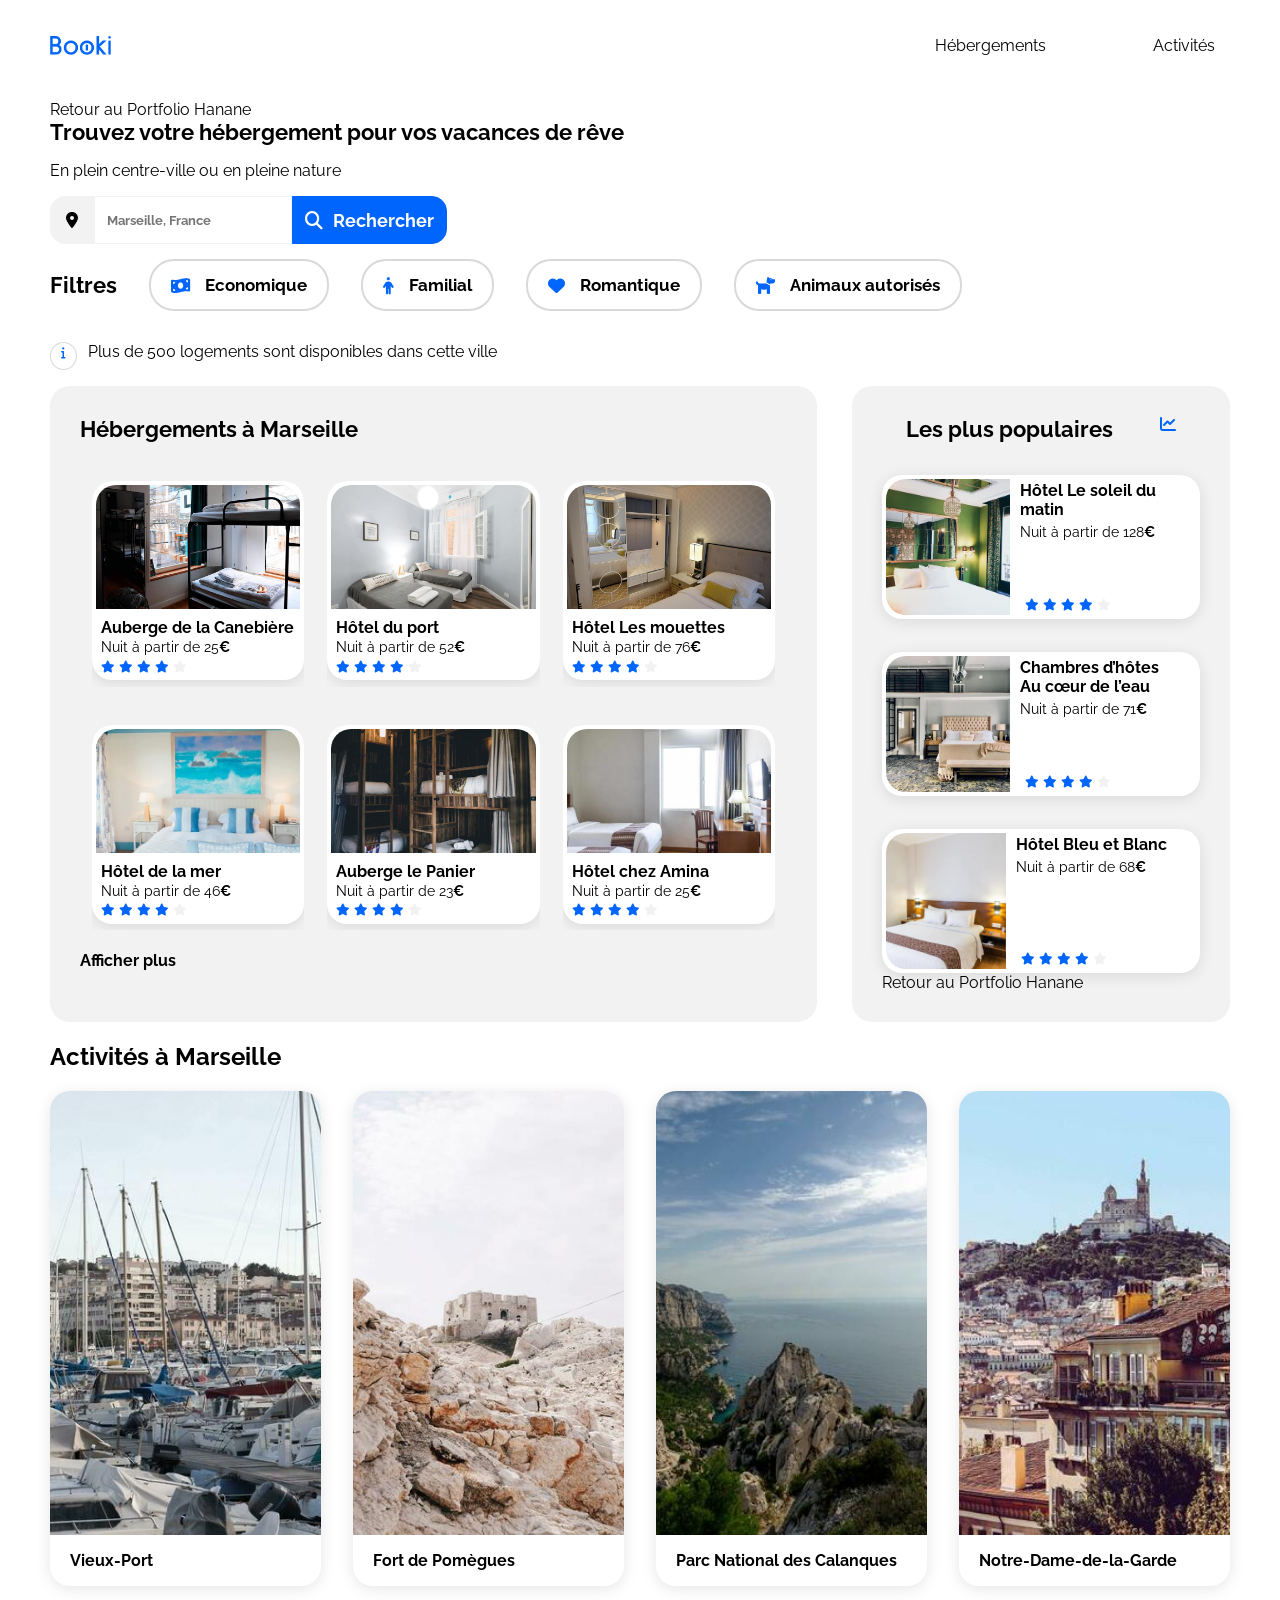
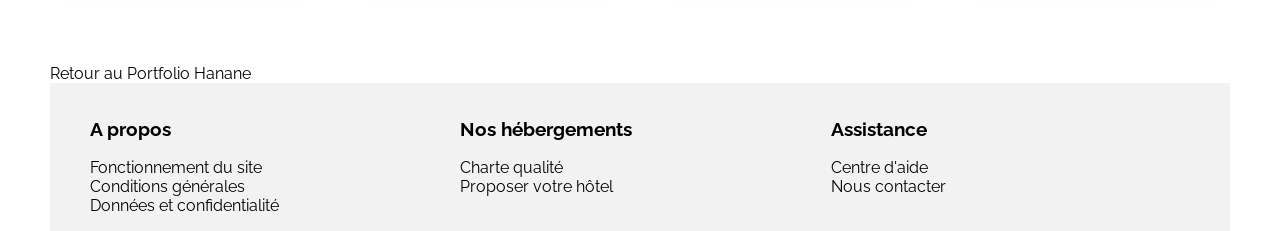
<file: index-booki.html>
<!DOCTYPE html>
<html lang="fr">

<head>
    <meta charset="UTF-8">
    <meta name="viewport" content="width=device-width, initial-scale=1.0">
    <title>Booki</title>
    <meta name="description" content="Projet d'intégration HTML/CSS créé dans le cadre de ma formation Testeur Logiciel d'OpenClassroom. Contactez-moi pour plus d'informations sur mon parcours.">
    <link rel="preconnect" href="https://fonts.googleapis.com">
    <link rel="preconnect" href="https://fonts.gstatic.com" crossorigin>
    <link href="https://fonts.googleapis.com/css2?family=Raleway:wght@400;500;700&display=swap" rel="stylesheet">
    <link rel="stylesheet" href="https://cdnjs.cloudflare.com/ajax/libs/font-awesome/6.2.1/css/all.min.css"
        integrity="sha512-MV7K8+y+gLIBoVD59lQIYicR65iaqukzvf/nwasF0nqhPay5w/9lJmVM2hMDcnK1OnMGCdVK+iQrJ7lzPJQd1w=="
        crossorigin="anonymous" referrerpolicy="no-referrer">
    <link rel="stylesheet" href="/style_booki.css">
</head>

<body>
    <div class="main-container">
        <header>
            <img src="images/images_booki/logo/Booki.png" alt="Logo_Booki">
            <nav>
                <ul>
                    <li><a href="#Hébergements">Hébergements</a></li>
                    <li><a href="#Activités">Activités</a></li>
                </ul>
            </nav>
        </header>
        <main>
            <div>
                <br/>
                <a href="/index.html">Retour au Portfolio Hanane</a>
                <br/>
            </div>
            <section>
                
                <h1 class="section-title">Trouvez votre hébergement pour vos vacances de rêve</h1>
                <p>En plein centre-ville ou en pleine nature</p>
                <form>
                    <label for="site-search"><i class="fa-solid fa-location-dot"></i></label>
                    <input type="search" name="search" id="site-search" placeholder="Marseille, France">
                    <button><i class="fa-solid fa-magnifying-glass"></i><span>Rechercher</span></button>
                </form>
                <div class="filtres">
                    <h2 class="section-title">Filtres</h2>
                    <a href="#"><i class="fa-solid fa-money-bill-wave"></i><span>Economique</span></a>
                    <a href="#"><i class="fa-solid fa-person"></i><span>Familial</span></a>
                    <a href="#"><i class="fa-solid fa-heart"></i><span>Romantique</span></a>
                    <a href="#"><i class="fa-solid fa-dog"></i><span>Animaux autorisés</span></a>
                </div>
                <p><i class="fa-solid fa-info infobar"></i>Plus de 500 logements sont disponibles <span class="retrait">dans cette ville</span></p>
            </section>
            <div class="hebergements-and-populaires">
                <section class="hebergements">
                    <h2 id="Hébergements" class="section-title">Hébergements à Marseille</h2>
                    <a href="#" class="hebergements-cards">
                        <article class="card">
                            <img src="images/images_booki/hebergements/marcus-loke.jpg" alt="Auberge de la Canebiere">
                            <div class="card-content">
                                <h3 class="card-title">Auberge de la Canebière</h3>
                                <p class="card-subtitle">Nuit à partir de 25 <span class="euro">€</span></p>
                                <div class="card-rating">
                                    <i class="fa-xs fa-solid fa-star" aria-hidden="true"></i>
                                    <i class="fa-xs fa-solid fa-star" aria-hidden="true"></i>
                                    <i class="fa-xs fa-solid fa-star" aria-hidden="true"></i>
                                    <i class="fa-xs fa-solid fa-star" aria-hidden="true"></i>
                                    <i class="fa-xs fa-solid fa-star neutral-star" aria-hidden="true"></i>
                                </div>
                            </div>

                        </article>
                    </a>
                    <a href="#" class="hebergements-cards">
                        <article class="card">
                            <img src="images/images_booki/hebergements/fred-kleber.jpg" alt="hotel du port">
                            <div class="card-content">
                                <h3 class="card-title">Hôtel du port</h3>
                                <p class="card-subtitle">Nuit à partir de 52 <span class="euro">€</span></p>
                                <div class="card-rating">
                                    <i class="fa-xs fa-solid fa-star" aria-hidden="true"></i>
                                    <i class="fa-xs fa-solid fa-star" aria-hidden="true"></i>
                                    <i class="fa-xs fa-solid fa-star" aria-hidden="true"></i>
                                    <i class="fa-xs fa-solid fa-star" aria-hidden="true"></i>
                                    <i class="fa-xs fa-solid fa-star neutral-star" aria-hidden="true"></i>
                                </div>
                            </div>
                        </article>
                    </a>
                    <a href="#" class="hebergements-cards">
                        <article class="card">
                            <img src="images/images_booki/hebergements/reisetopia.jpg" alt="hotel les mouettes">
                            <div class="card-content">
                                <h3 class="card-title">Hôtel Les mouettes</h3>
                                <p class="card-subtitle">Nuit à partir de 76 <span class="euro">€</span></p>
                                <div class="card-rating">
                                    <i class="fa-xs fa-solid fa-star" aria-hidden="true"></i>
                                    <i class="fa-xs fa-solid fa-star" aria-hidden="true"></i>
                                    <i class="fa-xs fa-solid fa-star" aria-hidden="true"></i>
                                    <i class="fa-xs fa-solid fa-star" aria-hidden="true"></i>
                                    <i class="fa-xs fa-solid fa-star neutral-star" aria-hidden="true"></i>
                                </div>

                            </div>
                        </article>
                    </a>
                    <a href="#" class="hebergements-cards">
                        <article class="card">
                            <img src="images/images_booki/hebergements/annie-spratt.jpg" alt="hotel de la mer">
                            <div class="card-content">
                                <h3 class="card-title">Hôtel de la mer</h3>
                                <p class="card-subtitle">Nuit à partir de 46 <span class="euro">€</span></p>
                                <div class="card-rating">
                                    <i class="fa-xs fa-solid fa-star" aria-hidden="true"></i>
                                    <i class="fa-xs fa-solid fa-star" aria-hidden="true"></i>
                                    <i class="fa-xs fa-solid fa-star" aria-hidden="true"></i>
                                    <i class="fa-xs fa-solid fa-star" aria-hidden="true"></i>
                                    <i class="fa-xs fa-solid fa-star neutral-star" aria-hidden="true"></i>
                                </div>
                            </div>
                        </article>
                    </a>
                    <a href="#" class="hebergements-cards">
                        <article class="card">
                            <img src="images/images_booki/hebergements/nicate-lee.jpg" alt="Auberge le Panier">
                            <div class="card-content">
                                <div class="card-txt">
                                    <h3 class="card-title">Auberge le Panier</h3>
                                    <p class="card-subtitle">Nuit à partir de 23 <span class="euro">€</span></p>
                                </div>
                                <div class="card-rating">
                                    <i class="fa-xs fa-solid fa-star" aria-hidden="true"></i>
                                    <i class="fa-xs fa-solid fa-star" aria-hidden="true"></i>
                                    <i class="fa-xs fa-solid fa-star" aria-hidden="true"></i>
                                    <i class="fa-xs fa-solid fa-star" aria-hidden="true"></i>
                                    <i class="fa-xs fa-solid fa-star neutral-star" aria-hidden="true"></i>
                                </div>

                            </div>
                        </article>
                    </a>
                    <a href="#" class="hebergements-cards">
                        <article class="card">
                            <img src="images/images_booki/hebergements/febrian-zakaria.jpg" alt="hotel chez Amina">
                            <div class="card-content">
                                <h3 class="card-title">Hôtel chez Amina</h3>
                                <p class="card-subtitle">Nuit à partir de 25 <span class="euro">€</span></p>
                                <div class="card-rating">
                                    <i class="fa-xs fa-solid fa-star" aria-hidden="true"></i>
                                    <i class="fa-xs fa-solid fa-star" aria-hidden="true"></i>
                                    <i class="fa-xs fa-solid fa-star" aria-hidden="true"></i>
                                    <i class="fa-xs fa-solid fa-star" aria-hidden="true"></i>
                                    <i class="fa-xs fa-solid fa-star neutral-star" aria-hidden="true"></i>
                                </div>
                            </div>
                        </article>
                    </a>
                    <h3>Afficher plus</h3>
                </section>
                <section class="populaires">
                    <div class="populaires-title">
                        <h2 class="section-title">Les plus populaires</h2>
                        <i class="fa-solid fa-chart-line" aria-hidden="true"></i>
                    </div>
                    <a href="#" class="populaires-cards">
                        <article class="card">
                            <img src="./images/images_booki/hebergements/emile-guillemot.jpg"
                                alt="Image de la chambre d'hôtel montrant un lit des lustres et un miroir">
                            <div class="card-content">
                                <h3 class="card-title">Hôtel Le soleil du matin</h3>
                                <p class="card-subtitle">Nuit à partir de 128<span class="euro">€</span></p>
                                <div class="card-rating">
                                    <i class="fa-xs fa-solid fa-star" aria-hidden="true"></i>
                                    <i class="fa-xs fa-solid fa-star" aria-hidden="true"></i>
                                    <i class="fa-xs fa-solid fa-star" aria-hidden="true"></i>
                                    <i class="fa-xs fa-solid fa-star" aria-hidden="true"></i>
                                    <i class="fa-xs fa-solid fa-star neutral-star" aria-hidden="true"></i>
                                    <span class="sr-only">Note de 4 sur 5</span>
                                </div>
                            </div>
                        </article>
                    </a>
                    <a href="#" class="populaires-cards">
                        <article class="card">
                            <img src="./images/images_booki/hebergements/aw-creative.jpg"
                                alt="Image de la chambre d'hôtel montrant un lit et une tete de lit">
                            <div class="card-content">
                                <h3 class="card-title">Chambres d’hôtes Au cœur de l’eau</h3>
                                <p class="card-subtitle">Nuit à partir de 71<span class="euro">€</span></p>
                                <div class="card-rating">
                                    <i class="fa-xs fa-solid fa-star" aria-hidden="true"></i>
                                    <i class="fa-xs fa-solid fa-star" aria-hidden="true"></i>
                                    <i class="fa-xs fa-solid fa-star" aria-hidden="true"></i>
                                    <i class="fa-xs fa-solid fa-star" aria-hidden="true"></i>
                                    <i class="fa-xs fa-solid fa-star neutral-star" aria-hidden="true"></i>
                                    <span class="sr-only">Note de 4 sur 5</span>
                                </div>
                            </div>
                        </article>
                    </a>
                    <a href="#" class="populaires-cards">
                        <article class="card">
                            <img src="./images/images_booki/hebergements/febrian-zakaria2.jpg"
                                alt="Image de la chambre d'hôtel montrant un lit et des tables de chevet">
                            <div class="card-content">
                                <h3 class="card-title">Hôtel Bleu et Blanc</h3>
                                <p class="card-subtitle">Nuit à partir de 68<span class="euro">€</span></p>
                                <div class="card-rating">
                                    <i class="fa-xs fa-solid fa-star" aria-hidden="true"></i>
                                    <i class="fa-xs fa-solid fa-star" aria-hidden="true"></i>
                                    <i class="fa-xs fa-solid fa-star" aria-hidden="true"></i>
                                    <i class="fa-xs fa-solid fa-star" aria-hidden="true"></i>
                                    <i class="fa-xs fa-solid fa-star neutral-star" aria-hidden="true"></i>
                                    <span class="sr-only">Note de 4 sur 5</span>
                                </div>
                            </div>
                        </article>
                    </a>
                    <div>
                        <a href="/index.html">Retour au Portfolio Hanane</a>
                    </div>
                </section>
            </div>
            <section class="activites">
                <h2 id="Activités">Activités à Marseille</h2>
                <a href="#">
                    <article class="activites-card">
                        <img src="images/images_booki/activites/reno-laithienne.jpg" alt="Vieux port Marseille mats bateaux">
                        <h3 class="card-title">Vieux-Port</h3>
                    </article>
                </a>
                <a href="#">
                    <article class="activites-card">
                        <img src="images/images_booki/activites/paul-hermann.jpg"
                            alt="promenade paysage lunaire marseille fort de pomègues">
                        <h3 class="card-title">Fort de Pomègues</h3>
                    </article>
                </a>
                <a href="#">
                    <article class="activites-card">
                        <img src="images/images_booki/activites/kilyan-sockalingum.jpg"
                            alt="Pac national calanques rochers mer mediterranee">
                        <h3 class="card-title">Parc National des Calanques</h3>
                    </article>
                </a>
                <a href="#">
                    <article class="activites-card">
                        <img src="images/images_booki/activites/florian-wehde.jpg"
                            alt="quartier de notre-dame-de-la-garde marseille eglise et maison panorama">
                        <h3 class="card-title card-retrait">Notre-Dame-de-la-Garde</h3>
                    </article>
                </a>
            </section>
            <div>
                <br/>
                <a href="/index.html">Retour au Portfolio Hanane</a>
                <br/>
            </div>
        </main>
        <footer>
            <nav>
                <ul>
                    <li><a href="#">
                            <h3>A propos</h3>
                        </a></li>
                    <li><a href="#">Fonctionnement du site</a></li>
                    <li><a href="#">Conditions générales</a></li>
                    <li><a href="#">Données et confidentialité</a></li>
                </ul>
                <ul>
                    <li><a href="#">
                            <h3>Nos hébergements</h3>
                        </a></li>
                    <li><a href="#">Charte qualité</a></li>
                    <li><a href="#">Proposer votre hôtel</a></li>
                </ul>
                <ul>
                    <li><a href="#">
                            <h3>Assistance</h3>
                        </a></li>
                    <li><a href="#">Centre d'aide</a></li>
                    <li><a href="#">Nous contacter</a></li>
                </ul>
            </nav>
        </footer>
    </div>
</body>

</html>
</file>
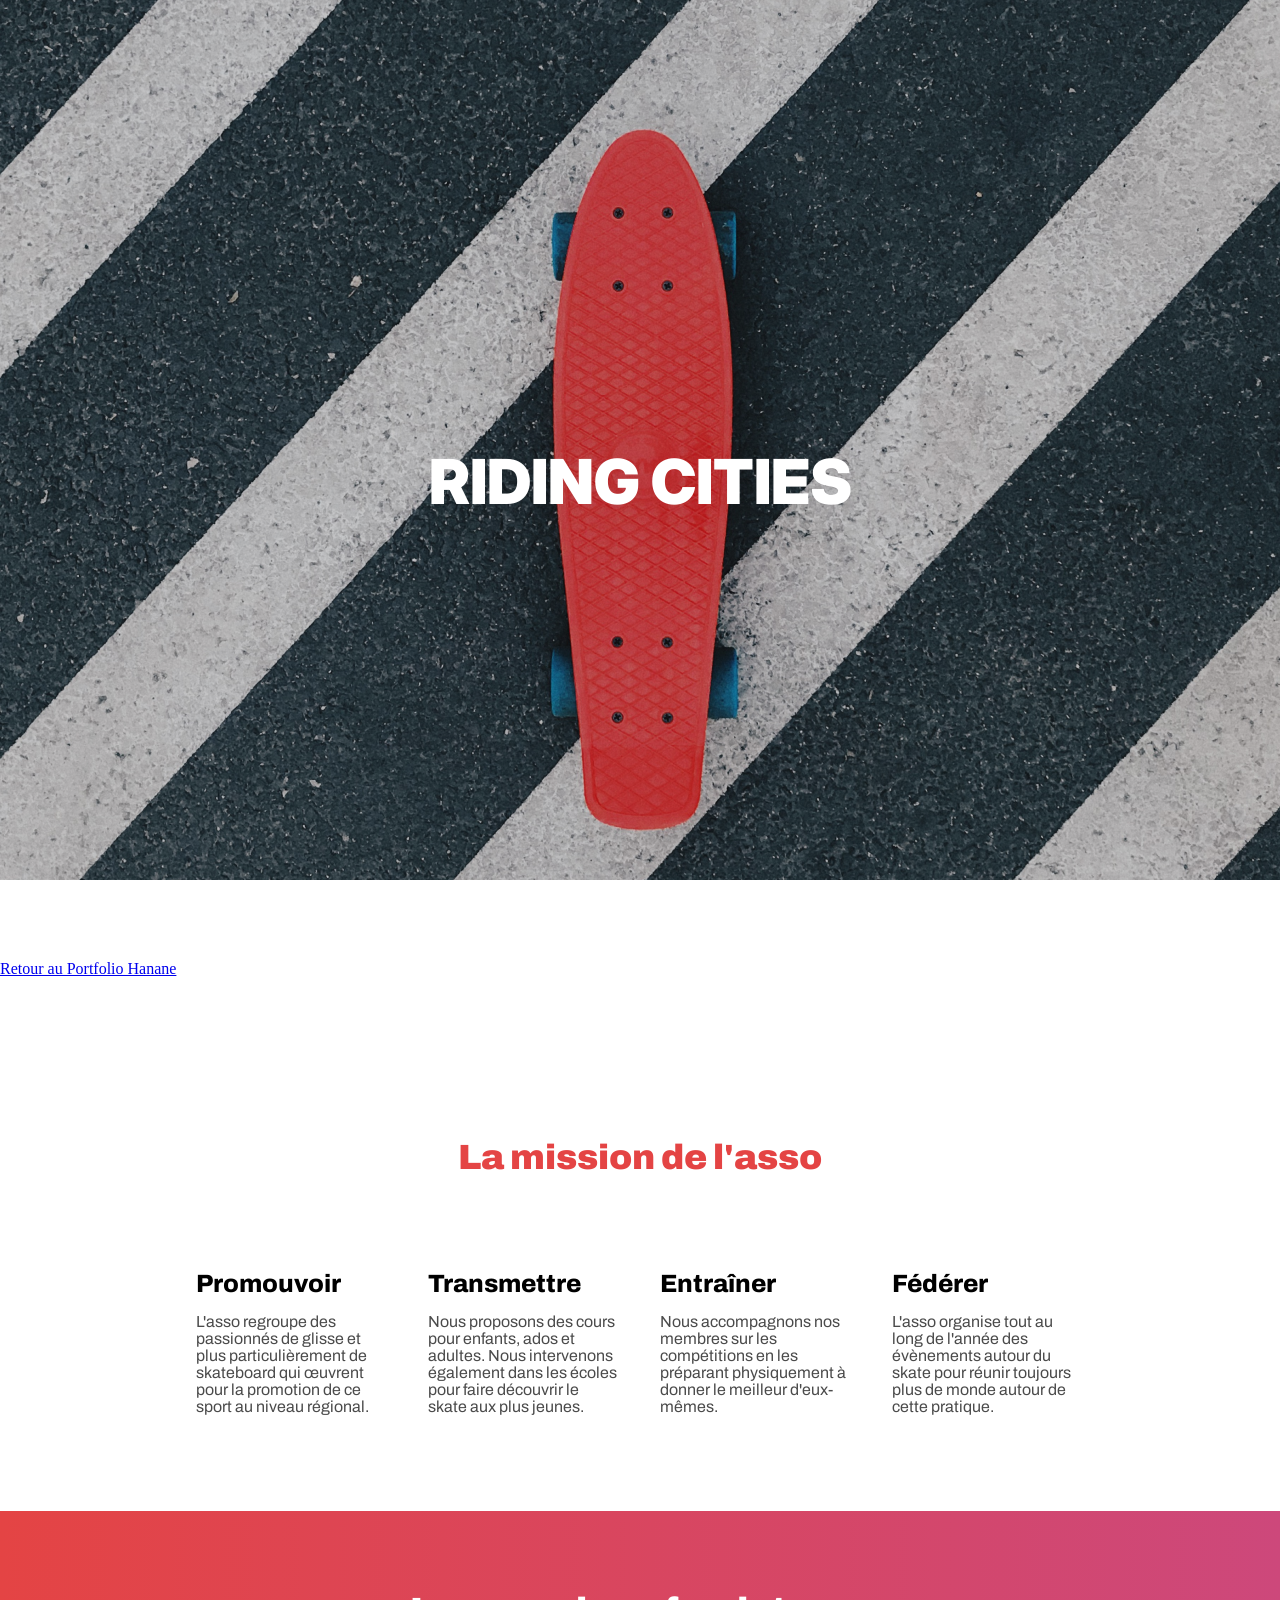
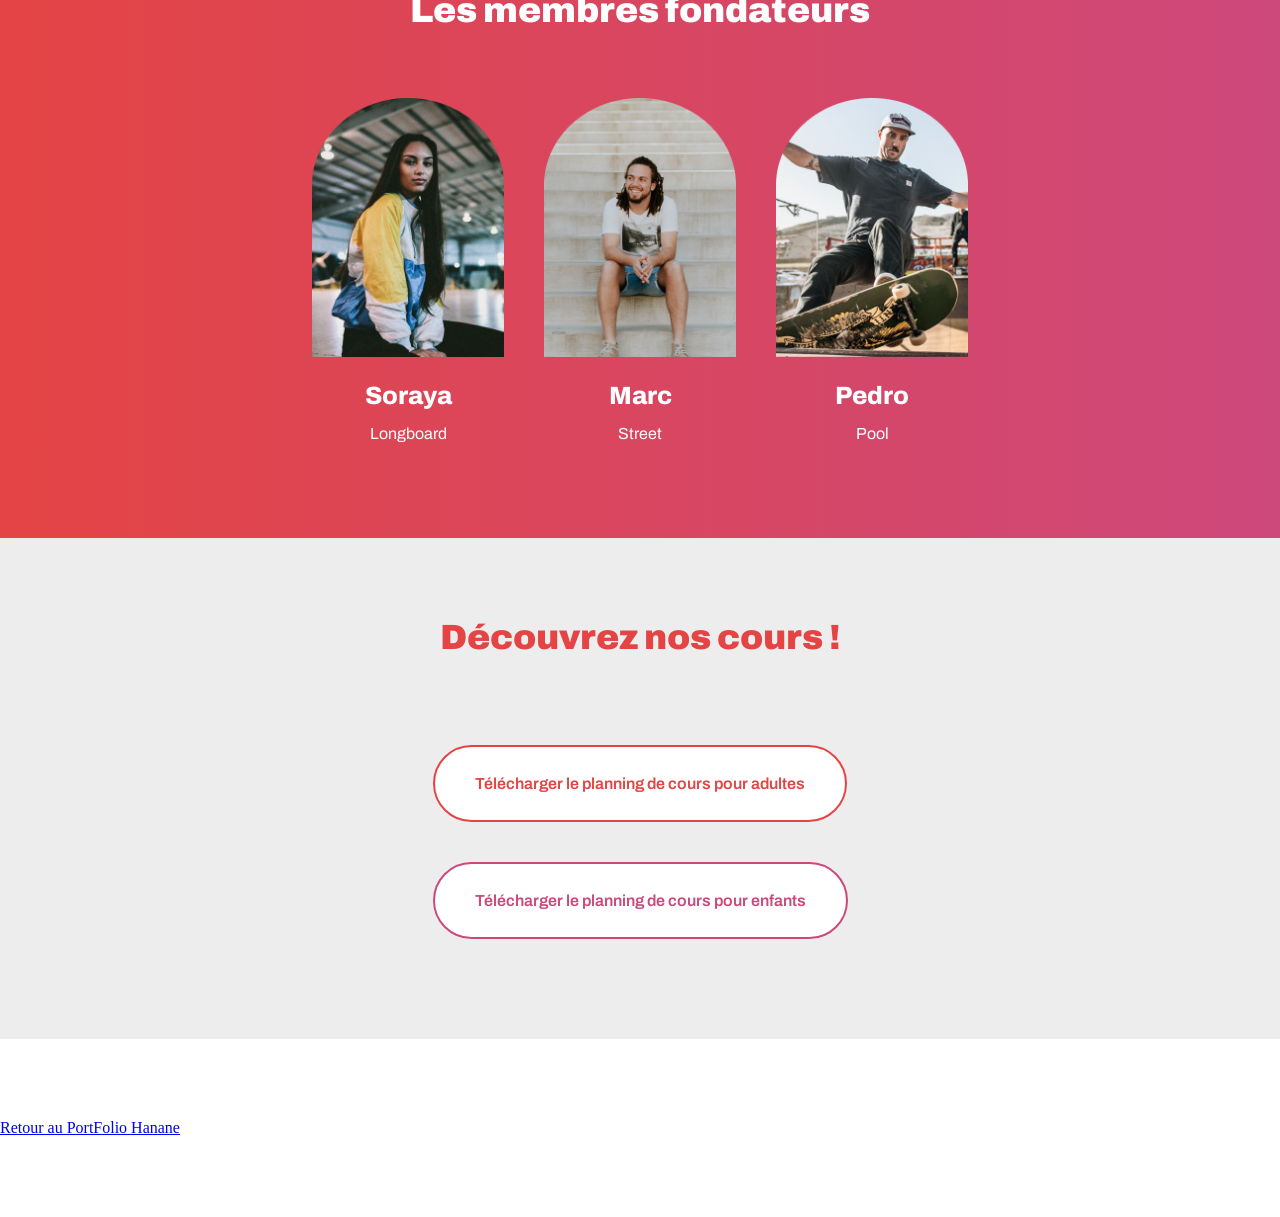
<file: projet-riding-cities.html>
<!DOCTYPE html>
<html lang="fr">
  <head>
    <meta charset="utf-8" />
    <meta name="viewport" content="width=device-width, initial-scale=1" />
    <link
      rel="stylesheet"
      type="text/css"
      href="style-projet-riding-cities.css"
    />
    <link rel="preconnect" href="https://fonts.googleapis.com" />
    <link rel="preconnect" href="https://fonts.gstatic.com" crossorigin />
    <link
      href="https://fonts.googleapis.com/css2?family=Archivo:wght@400;500;600;800;900&family=Inter:wght@900&display=swap"
      rel="stylesheet"
    />
    <title>Riding Cities</title>
    <meta name="description" content="Premier projet d'initégration HTMLK/CSS réalisé dans le cadre de ma formation Testeur Logiciel d'OpenClassroom. Découvrez le livrable en ligne.">
  </head>

  <body>
    <!-- J'ai remplacé l'élément div du container par element pour permettre de baisser le ratio texte/code dans le fichier -->
    <element class="container">
      <header>
        <img
          src="images/riding-cities-images/header.png"
          alt="skateboard-sur-un-sol-goudronné"
        />
        <h1 class="headerTextContent">RIDING CITIES</h1>
      </header>
      <main>
        <section>
            <a href="/index.html">Retour au Portfolio Hanane</a>
        </section>
        <section>
          <h2>La mission de l'asso</h2>
          <element class="directionRow">
            <article>
              <h3>Promouvoir</h3>
              <p>
                L'asso regroupe des passionnés de glisse et plus
                particulièrement de skateboard qui œuvrent pour la promotion de
                ce sport au niveau régional.
              </p>
            </article>
            <article>
              <h3>Transmettre</h3>
              <p>
                Nous proposons des cours pour enfants, ados et adultes. Nous
                intervenons également dans les écoles pour faire découvrir le
                skate aux plus jeunes.
              </p>
            </article>
            <article>
              <h3>Entraîner</h3>
              <p>
                Nous accompagnons nos membres sur les compétitions en les
                préparant physiquement à donner le meilleur d'eux-mêmes.
              </p>
            </article>
            <article>
              <h3>Fédérer</h3>
              <p>
                L'asso organise tout au long de l'année des évènements autour du
                skate pour réunir toujours plus de monde autour de cette
                pratique.
              </p>
            </article>
          </element>
        </section>
        <section
          class="sectionLinearGradientBackground whiteContentSection textCenter"
        >
          <h2>Les membres fondateurs</h2>
          <element class="directionRow">
            <article>
              <!--les attributs alternatifs ici ne comportent pas d'espace pour la lisibilité par les bots des moteurs de recherches, les mots-clés sont séparés par des tirets-->
              <img
                src="images/riding-cities-images/soraya.png"
                alt="soraya-longboard-riding-cities"
              />
              <h3>Soraya</h3>
              <p>Longboard</p>
            </article>
            <article>
              <img
                src="images/riding-cities-images/marc.png"
                alt="marc-street-skateboard-riding-cities"
              />
              <h3>Marc</h3>
              <p>Street</p>
            </article>
            <article>
              <img
                src="images/riding-cities-images/pedro.png"
                alt="pedro-pool-skateboard-riding-cities"
              />
              <h3>Pedro</h3>
              <p>Pool</p>
            </article>
          </element>
        </section>
        <section class="sectionLightGreyBackground">
          <h2>Découvrez nos cours !</h2>
          <element class="directionColumn">
            <a
              class="button buttonHighlight buttonMainColor buttonRounded"
              rel="noopener"
              target="_blank"
              href="images/riding-cities-images/planning-adultes.pdf"
              >Télécharger le planning de cours pour adultes</a
            >
            <a
              class="button buttonHighlight buttonRounded buttonSecondColor"
              rel="noopener"
              target="_blank"
              href="images/riding-cities-images/planning-enfants.pdf"
              >Télécharger le planning de cours pour enfants</a
            >
          </element>
        </section>
        <section>
          <a href="/index.html">Retour au PortFolio Hanane</a>
        </section>
      </main>
    </element>
  </body>
</html>
</file>
<file: style_booki.css>
/****** General ***********/
* {
    font-family: 'Raleway', sans-serif;
}

:root {
    --main-color: #0065FC;
    --main-bg-color: #F2F2F2;
    --filter-bg-color: #DEEBFF;
}

body {
    display: flex;
    justify-content: center;
    margin: 0;
}

.main-container {
    width: 100%;
    max-width: 1440px;
    padding: 0 50px;
    box-sizing: border-box;
}

header {
    background-color: white;
    background-size: cover;
    display: flex;
    flex-flow: row wrap;
    justify-content: space-between;
    margin-top: 20px;
    margin-bottom: 10px;
}

header img {
    display: flex;
    width: 61px;
    justify-content: center;
    align-self: center;
    flex-shrink: 0;
}

header nav ul {
    display: flex;
    justify-content: flex-end;
    align-items: flex-start;
    list-style-type: none;
    text-decoration: none;
    gap: 33%;
    color: black;
    flex-shrink: 0;
}

header a {
    padding-left: 15px;
    padding-right: 15px;
}

header a:hover {
    color: #0065FC;
    border-top: 2px solid #0065FC;
    padding-top: 34px;
}

.infobar {
    border: 1px solid #D9D9D9;
    border-radius: 50%;
    text-align: center;
    padding: 4px 10px 10px 10px;
    margin-right: 11px;
    margin-top: 15px;
    color: var(--main-color);
    font-size: 12px;
}

form {
    display: flex;
    flex-direction: row;
    justify-items: flex-start;
    gap: 0;
}

label i {
    color: black;
    border: 1px solid #F2F2F2;
    padding: 15px;
    border-top-left-radius: 15px;
    border-bottom-left-radius: 15px;
    margin-bottom: 15px;
    background-color: #F2F2F2;
    align-items: center;
}

input {
    border: 1px solid #F2F2F2;
    font-weight: 700;
    padding: 12px;
    margin-bottom: 15px;
    color: black;
}

button {
    color: white;
    border: 1px solid #0065FC;
    background-color: #0065FC;
    padding: 12px;
    border-top-right-radius: 15px;
    border-bottom-right-radius: 15px;
    font-weight: 700;
    font-size: 18px;
    text-align: center;
    margin-bottom: 15px;
}

button i {
    color: white;
    margin-right: 10px;
}

a {
    color: inherit;
    text-decoration: none;
}

.section-title {
    margin: 0;
    font-size: 22px;
}

section p {
    width: 100%;
}
p span.retrait {
    margin-left:0;
    text-align: left;
}
.filtres {
    display: inline-flex;
    flex-flow: row wrap;
    justify-content: space-between;
    align-items: center;
    gap: 32px;
}

.filtres a {
    display: flex;
    padding: 4px 20px;
    align-items: center;
    justify-content: center;
    border-radius: 25px;
    border: 2px solid #d9d9d9;
    color: black;
    font-size: 17px;
    font-style: normal;
    font-weight: 700;
    height: 40px;
    text-align: center;
}

.filtres a:hover {
    background-color: #DEEBFF;
}

.filtres i {
    margin-right: 15px;
    color: var(--main-color);
}

.card {
    background-color: white;
    border-radius: 20px;
    padding: 4px 4px;
    box-sizing: border-box;
}

.card img {
    width: 100%;
}

.card-title,
.card-subtitle {
    display: flex;
    font-size: 16px;
    width: 100%;
}

.euro {
    font-weight: 700;
}

.neutral-star {
    color: #F2F2F2;
}

footer {
    display: flex;
    flex-wrap: wrap;
    flex-direction: row;
    background-color: #F2F2F2;
    width: 100%;
    justify-content: flex-start;
}

footer nav {
    display: flex;
    text-decoration: none;
    list-style-type: none;
    width:100%;
}

footer ul {
    text-decoration: none;
    list-style-type: none;
    display: flex;
    flex-direction: column;
    width: 28%;
}
footer li {
    width: 100%;
}
footer h3.li {
    width: 100%;
}

/****** Hebergements And Populaires ***********/
.hebergements-and-populaires {
    display: flex;
    justify-content: space-between;

}

.hebergements-and-populaires .fa-solid {
    color: var(--main-color);
}

.hebergements-and-populaires section {
    background-color: var(--main-bg-color);
    border-radius: 20px;
    padding: 30px;
    box-sizing: border-box;
}

.hebergements-and-populaires .neutral-star {
    color: #F2F2F2;
}

/****** Hebergements ***********/
.hebergements {
    width: 65%;
    display: flex;
    flex-direction: row;
    flex-wrap: wrap;
    justify-content: space-around;
}

.hebergements h2 {
    width: 100%;
}

.hebergements a {
    width: 30%;
    margin-top: 33px;
}

.hebergements-cards {
    overflow: hidden;
    box-sizing: border-box;
    border-top-left-radius: 20px;
    border-top-right-radius: 20px;
    margin-bottom: 5px;
}

.hebergements-cards .card {
    box-shadow: 0px 3px 15px 0px rgba(0, 0, 0, 0.10);
    height: 199px;
}

.hebergements-cards img {
    border-top-left-radius: 20px;
    border-top-right-radius: 20px;
    object-fit: cover;
    width: 100%;
    height: 124px;
    padding-bottom: 5px;
}

.henergements-cards .card-content {
    height: 70px;
    gap: 1em;
    width: 100%;
    box-sizing: border-box;
}

.hebergements-cards .card-title,
.card-subtitle,
.card-rating {
    width: 100%;
    margin-left: 5px;
    margin-top: 0;
    margin-bottom: 0;
    padding-bottom: 2px;
}

.hebergements h3 {
    width: 100%;
    font-size: 16px;
    font-weight: 700;
    color: #000000;
}

.hebergements-cards p.card-subtitle {
    font-size: 14px;
    margin-left: 5px;
}

.neutral-star {
    color: #F2F2F2;
}

/****** Populaires ***********/
.populaires {
    width: 32%;
}

.populaires-title {
    display: flex;
    justify-content: space-around;
    align-items: flex-start;
    width: 100%;
}

.populaires-cards .card {
    display: flex;
    flex-direction: row;
    margin-top: 33px;
    box-shadow: 0px 3px 15px 0px rgba(0, 0, 0, 0.10);
    flex-shrink: 0;
    width: 100%;
    justify-content: space-around;
    height: 144px;
}

.populaires-cards img {
    display: flex;
    flex-direction: row;
    width: 40%;
    border-top-left-radius: 20px;
    border-bottom-left-radius: 20px;
    object-fit: cover;
    padding-right: 10px;
}

.populaires-cards .card-content {
    width: 60%;
    box-sizing: border-box;
    position: relative;
    height: 144px;
}

.populaires-cards h3.card-title {
    margin-bottom: 5px;
    width: 85%;
    box-sizing: border-box;
    margin-left: 0;
    padding-bottom: 0;
    margin-top: 2px;
}

.populaires-cards p.card-subtitle {
    font-size: 14px;
    font-weight: normal;
    width: 100%;
    margin-left: 0;
    padding-bottom: 0;
    margin-top: 2px;
}

.populaires-cards .card-rating {
    margin-bottom: 2px;
    position: absolute;
    bottom: 5px;
}

.activites {
    display: flex;
    flex-direction: row;
    flex-wrap: wrap;
    justify-content: space-between;
    background-color: white;
    width: 100%;
    margin-bottom: 5%;
}

.activites a {
    width: 23%;
}

.activites img {
    display: flex;
    border-top-left-radius: 20px;
    border-top-right-radius: 20px;
    width: 100%;
    height: 444px;
    flex-shrink: 0;
    object-fit: cover;
}

.activites-card {
    display: flex;
    flex-direction: column;
    justify-content: flex-start;
    border-radius: 20px;
    box-shadow: 0px 3px 15px 0px rgba(0, 0, 0, 0.10);
    box-sizing: border-box;
}

.activites h2 {
    width: 100%;
}

.activites-card .card-title {
    margin-left: 20px;
}


/* Le code ci-dessous correspond à la version responsive uniquement */

/****** Media queries ***********/
/* Medium devices (tablets, less/equal than 1024px) */
@media (max-width: 1024px) {
    .main-container {
        width: 100%;
        max-width: 1024px;
        margin-left: 72px;
        margin-right: 72px;
        box-sizing: border-box;
        padding: 0px;
    }

    header {
        margin-top: 48px;
    }

    header a:hover {
        color: inherit;
        border-bottom: none;
        border-top: none;
    }

    .filtres {
        width: 100%;
        justify-content: flex-start;
        gap: 1em;
        flex-wrap: wrap;
    }

    .hebergements-and-populaires {
        flex-direction: column;
    }

    button i.fa-solid {
        display: none;
    }

    button span {
        display: block;
    }
    p span.retrait {
        margin-left:0;
        text-align: left;
   }
    .hebergements {
        width: 100%;
    }

    .hebergements a {
        height: 199px;
    }

    .hebergements img {
        height: 124px;
    }

    .hebergements-cards .card {
        box-sizing: border-box;
        overflow: hidden;
    }

    .hebergements .card-content {
        margin-left: 1em;
    }

    .hebergements-cards .card-title,
    .card-subtitle,
    .card-rating {
        margin-right: auto;
        margin-top: auto;
        margin-bottom: auto;
        margin-left: 0;
    }

    .hebergements-cards p.card-subtitle {
        margin-left: 0;
    }

    .populaires {
        width: 100%;
        margin-top: 50px;

        display: flex;
        flex-direction: row;
        flex-wrap: wrap;
        justify-content: space-around;
        align-items: center;
        flex-shrink: 0;
    }

    .populaire-title {
        display: flex;
        flex-direction: row;
        align-items: flex-start;
        width: 100%;
        justify-content: space-between;
        gap: 70%;
    }

    .populaire-title .section-title {
        width: 100%;
        justify-content: flex-start;
    }

    .populaires-title h2.section-title {
        width: 92%;
        justify-content: flex-start;
    }

    .populaires-cards {
        display: flex;
        flex-direction: row;
        flex-wrap: wrap;
        width: 32%;
        height: 144px;
        box-sizing: border-box;
        margin-top: 20px;
        padding-top: 0;
        margin-bottom: 20px;
    }

    .populaires-cards .card {
        max-height: 144px;
        margin-top: 10px;
    }

    .populaires-cards .card-title {
        font-size: 14px;
        margin: 0;
    }
    .populaires-cards h3.card-title{
        width: 75%;
    }
    .populaires-cards .card-subtitle {
        font-size: 13px;
        margin-left: 0;
        width: 100%;
        display: block;
    }

    .populaires-cards .card-content {
        height: 138px;
        padding-left: 2px;
        width: 60%;
    }

    .populaires-cards .card-rating {
        margin-bottom: 0px;
        bottom: 5px;
        position: absolute;
    }

    .activites a {
        height: 267px;
        width: 23%;
    }

    .activites img {
        display: flex;
        border-top-left-radius: 20px;
        border-top-right-radius: 20px;
        width: 100%;
        height: 182px;
        flex-shrink: 0;
        object-fit: cover;
    }

    .activites-card .card-title {    
        width: 80%;
        height: 56px;
        margin-left: 0;
        margin-right: 0;
        margin-bottom: 0;
        margin-top: 10px;
        padding-left: 1em;
        align-items: center;
        box-sizing: content-box;
    }
    .activites-card h3.card-retrait {
        width:60%;
    }
    footer {
        display: flex;
        width: 100%;
        justify-content: flex-start;
    }

    footer nav {
        display: flex;
        text-decoration: none;
        list-style-type: none;
        gap: 10%;
        justify-content: space-around;
    }

}

/* Small devices (phones, less than 768px) */
@media (max-width: 768px) {

    /* ... */
    .main-container {
        width: 100%;
        max-width: 768px;
        margin-left: 0;
        margin-right: 0;
        box-sizing: border-box;
        padding: 0px;
    }

    header {
        margin-top: 21px;
        flex-direction: column;
        padding-left: 0;
        padding-right: 0;
    }

    header img {
        width: 61px;
        padding-bottom: 21px;
        justify-content: center;
        flex-shrink: 0;
    }

    header nav {
        margin-left: 0;
        width: 100%;
        display: flex;
        flex-direction: row;
        justify-content: center;
    }

    header nav ul {
        width: 100%;
        gap: 0;
        margin-left: 0;
        padding-left: 0;
    }

    header li {
        width: 50%;
    }

    header a {
        display: block;
        padding-bottom: 20px;
        border-bottom: 3px solid #F2F2F2;
        text-align: center;
        padding-left: 0px;
        padding-right: 0px;
    }

    header a:hover {
        color: #0065FC;
        border-bottom: 3px solid #0065FC;
        border-top: none;
        border-bottom-width: inherit;
        padding-top: 0;
    }

    .section-title {
        font-size: 22px;
        width: 95%;
        margin-left: 10px;
    }

    h1.section-title {
        width: 80%;
        margin-left: 20px;
    }

    section p,
    form {
        padding-right: 0;
        margin-right: 20px;
        width: auto;
    }

    p {
        box-sizing: border-box;
        text-align: justify;
        margin-left: 20px;
    }
    p span.retrait {
        margin-left:38px;
        text-align: left;
   }
    form {
        display: flex;
        flex-direction: row;
        justify-content: center;
        gap: 0;
        width: 100%;
    }

    button span {
        display: none;
    }

    button i.fa-solid {
        display: block;
    }

    .filtres {
        display: inline-flex;
        flex-direction: row;
        justify-content: space-around;
        margin-bottom: 17px;
        margin-top: 34px;
        margin-right: 5px;
        margin-left: 10px;
        width: 94%;
    }

    .filtres a {
        width: 42%;
        text-align: left;
        justify-content: flex-start;
        padding-right: 5px;
        padding-left: 5px;
        line-height: normal;
        font-style: normal;
        font-weight: 700;
    }

    .filtres span {
        font-size: 11px;
    }

    .filtres i.fa-solid {
        margin-left: 13px;
        margin-right: 4px;
        height: 20px;
        width: 21px;
    }

    .hebergements-and-populaires {
        flex-direction: column-reverse;
        justify-content: center;
        margin: 0;
        padding-top: 0%;
        padding-right: 0px;
        padding-bottom: 10px;
        padding-left: 0px;
    }

    .hebergements-and-populaires section {
        border-radius: 0;
        background-color: white;
    }

    .hebergements-and-populaires section.populaires {
        background-color: #F2F2F2;
    }

    .populaires {
        width: 100%;
        padding: 0px;
        align-items: center;
        flex-shrink: 0;
        margin-bottom: 10px;
    }

    .populaires-cards {
        width: 100%;
        height: 144px;
        box-sizing: border-box;
    }

    .populaires-cards .card-content {
        padding-left: 10px;
        height: 144px;
        position: relative;
    }

    .populaires-cards .card-rating {
        padding-top: 2%;
        padding-bottom: 2px;
        position: absolute;
        box-sizing: border-box;
        bottom: 5px;
    }

    .hebergements {
        width: 100%;
        flex-direction: column;
        padding: 0;
        background-color: white;
        gap: 15px;
    }

    .hebergements section {
        border-radius: 0%;
        background-color: white;
    }

    .hebergements h2 {
        margin-bottom: 19px;
    }

    .hebergements a {
        width: 100%;
        margin-top: 0;
        box-sizing: border-box;
        box-shadow: 0px 3px 15px 0px rgba(0, 0, 0, 0.10);
    }

    .hebergements article {
        height: 199px;
        box-sizing: border-box;
    }

    .hebergements img {
        margin-bottom: 0;
        padding-bottom: 5px;
        margin-bottom: 5px;
    }

    .hebergements .card-content {
        margin-left: 10px;
        height: 30%;
        box-sizing: border-box;
        display: flex;
        flex-direction: column;
        justify-content: space-around;
        gap: 1px;
        padding-bottom: 5px;
    }

    .hebergements .card-title,
    .card-subtitle,
    .card-rating {
        margin-top: 0;
        margin-right: 0;
        margin-bottom: 0;
        width: 100%;
        border-radius: 20px;
    }

    .activites {
        flex-direction: column;
        gap: 24px;
        margin: 15px 0px 15px 0px;
        justify-content: flex-start;
        z-index: auto;
        padding: 30px;
        box-sizing: border-box;
    }

    .activites h2 {
        width: 40%;
    }
    .activites-card {
        width: 100%;
        height: 190px;
        align-items: center;
    }

    .activites a {
        width: 100%;
        height: 190px;
    }

    .activites img {
        height: 134px;
    }

    .activites-card .card-title {
        width: 90%;
    }
    .activites-card h3.card-retrait {
        width:90%;
    }
    footer nav {
        flex-direction: column;
        padding: 0px;
        margin-left: 0;
    }

    footer ul {
        text-decoration: none;
        list-style-type: none;
        margin-left: 0;
        width: 100%;
    }
}
</file>
<file: style-projet-riding-cities.css>
/*GENERAL*/
:root {
    --main-color: #E44444; /* var(--main-color) */
    --second-color: #CD487B; /* var(--second-color) */
    --light-grey-color: #EDEDED; /* var(--light-grey-color) */
    --drak-grey-color: #4B4B4B; /* var(--drak-grey-color) */
  }
  
  body {
      margin: 0;
      display: flex;
      justify-content: center;
  }
  
  .container {
      min-width: 992px;
      max-width: 1440px;
  }
  
  h2, 
  h3 {
      font-family: 'Archivo', sans-serif;
      font-style: normal;
  }
  
  h2 {
      text-align: center;
  }
  
  
  /*HEADER*/
  header {
      position: relative;
      width: 100%;
      height: 880px;
  }
  
  header img,
  header .headerTextContent {
      position: absolute;
      width: 100%;
      height: 100%;
      top: 0;
      left: 0;
  }
  
  header img {
      object-fit: cover;
  }
  
  header .headerTextContent {
      display: flex;
      justify-content: center;
      align-items: center;
  }
  
  h1 {
      font-family: 'Inter', sans-serif;
      font-style: normal;
      font-weight: 900;
      font-size: 62px;
      line-height: 75px;
      color: white;
  }
  
  
  
  /*CONTENT*/
  section {
      padding-bottom: 80px;
      padding-top: 80px;
  }
  
  h2
  {
      font-weight: 900;
      font-size: 35px;
      line-height: 38px;
      color: var(--main-color);
      padding-bottom: 40px;
      margin-top: 0;
  }
  
  h3 {
      font-weight: 800;
      font-size: 25px;
      line-height: 27px;
      color: black;
      margin-bottom: 0;
  }
  
  article {
      width: 15%;
      margin: 0px 20px;
      display: flex;
      flex-direction: column;
  }
  
  p {
      font-family: 'Archivo';
      font-style: normal;
      font-weight: 400;
      font-size: 16px;
      line-height: 17px;
      color: var(--drak-grey-color);
  }
  
  
  /***************/
  .directionRow {
      display: flex;
      flex-direction: row;
      justify-content: center;
  }
  
  .directionColumn {
      display: flex;
      flex-direction: column;
      align-items: center;
  }
  
  .sectionLinearGradientBackground {
      background: linear-gradient(to right, var(--main-color), var(--second-color));
  }
  
  .whiteContentSection h2,
  .whiteContentSection h3,
  .whiteContentSection p {
      color:  white;
  }
  
  .textCenter {
      text-align: center;
  }
  
  /***************/
  .sectionLightGreyBackground {
      background-color: var(--light-grey-color);
  }
  
  .button {
      margin: 20px 0px;
      padding: 28px 40px;
  
      background-color: white;
  
      border-style: solid;
      border-width: 2px;
      border-radius: 5px;
  
      box-sizing: border-box;
  
      font-family: 'Archivo';
      font-style: normal;
      font-weight: 600;
      font-size: 16px;
      line-height: 17px;
  
      display: flex;
      align-items: center;
      justify-content: center;
  
      text-decoration: none;
  }
  
  .buttonDrakGreyColor {
      color: var(--drak-grey-color);
      border-color: var(--drak-grey-color);
  }
  
  .buttonMainColor {
      color: var(--main-color);
      border-color: var(--main-color);
  }
  
  .buttonSecondColor {
      color: var(--second-color);
      border-color: var(--second-color);
  }
  
  .buttonRounded {
      border-radius: 39px;
  }
  
  .buttonHighlight:hover {
      font-weight: 800;
      border-width: 3px;
  }
</file>
